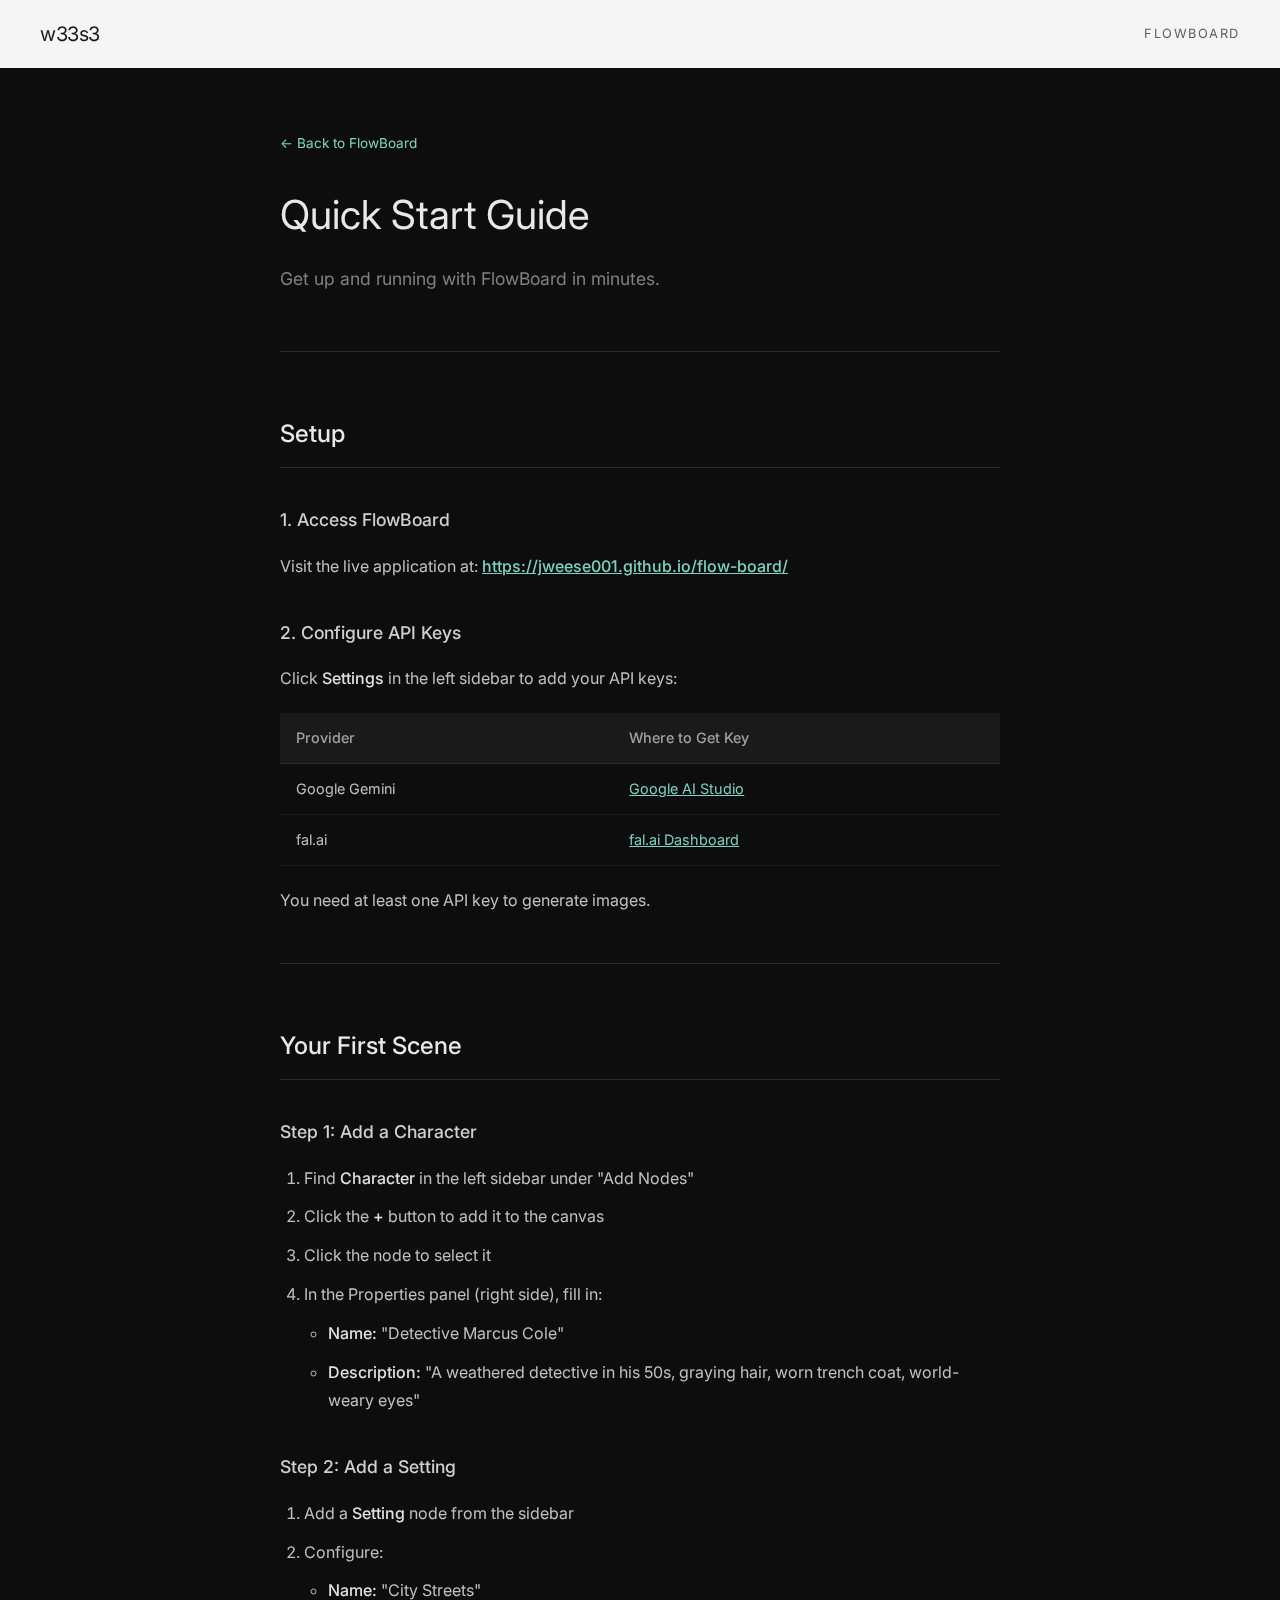
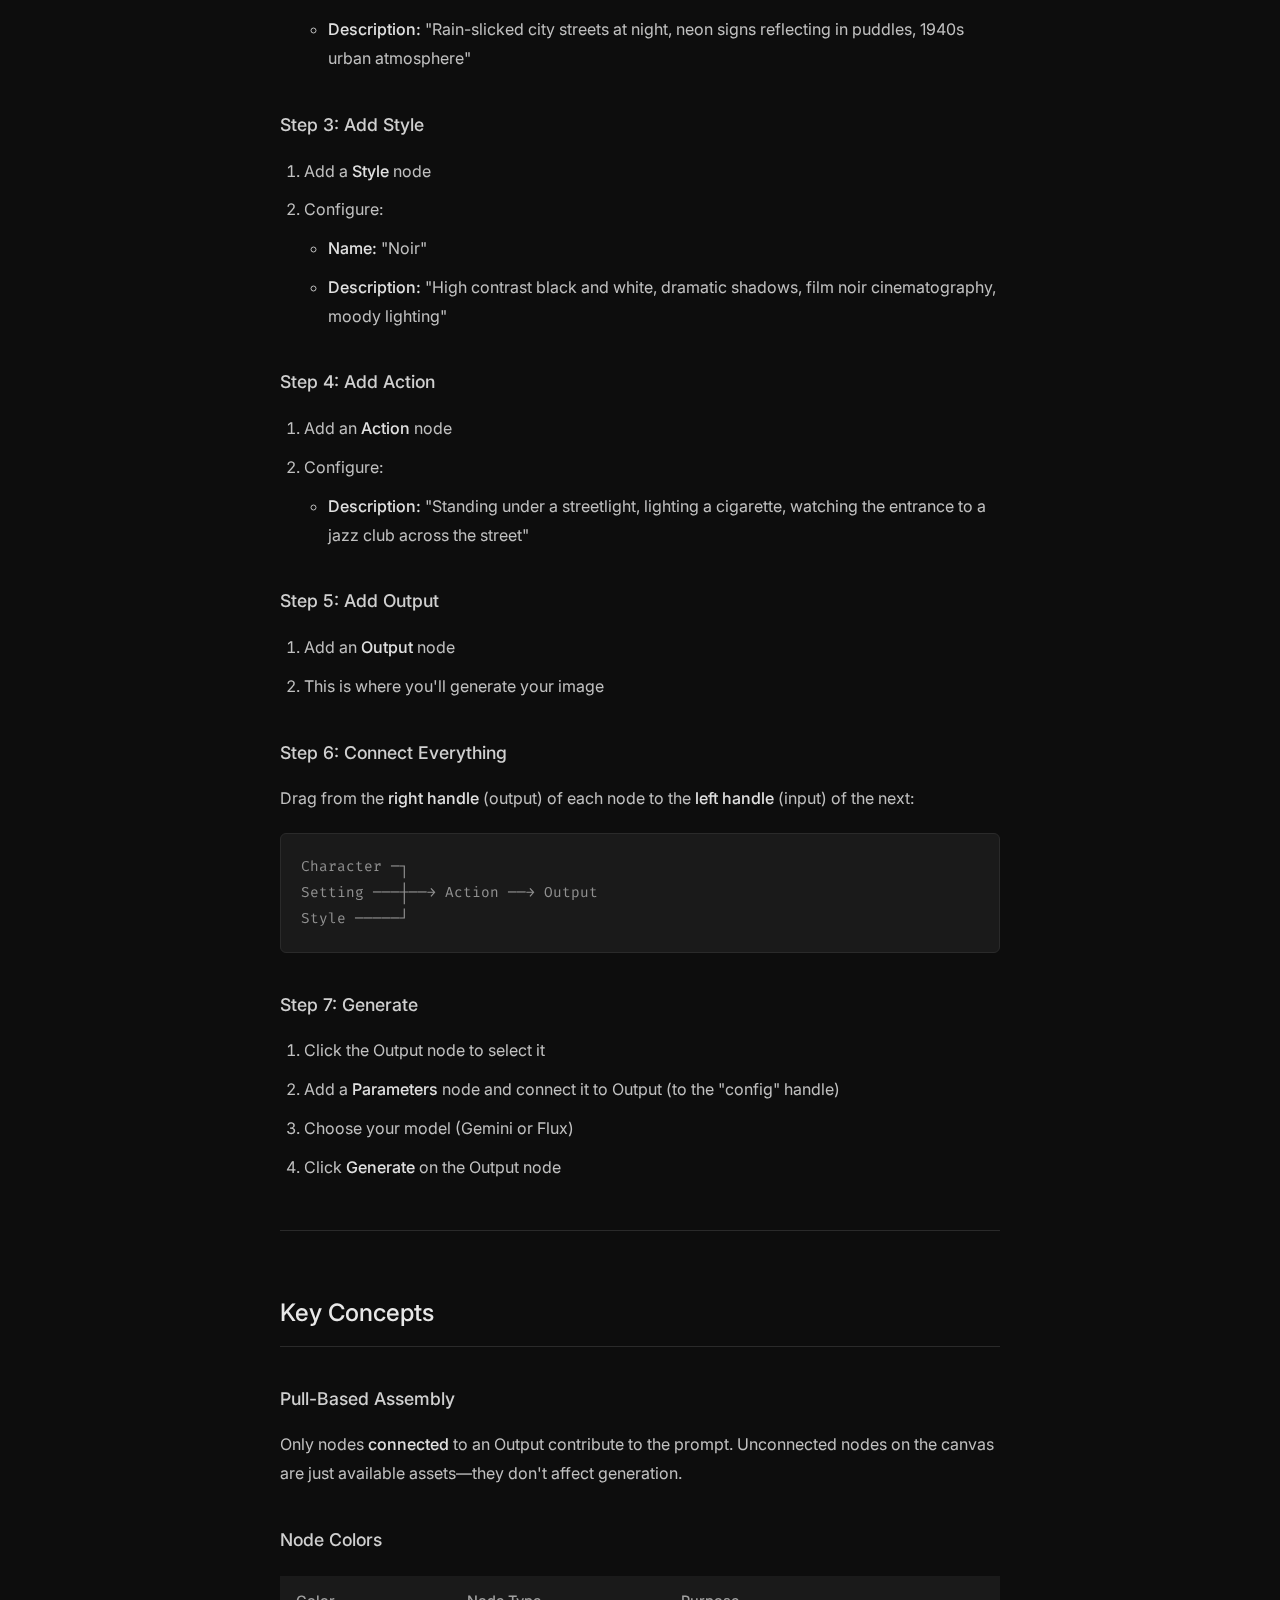
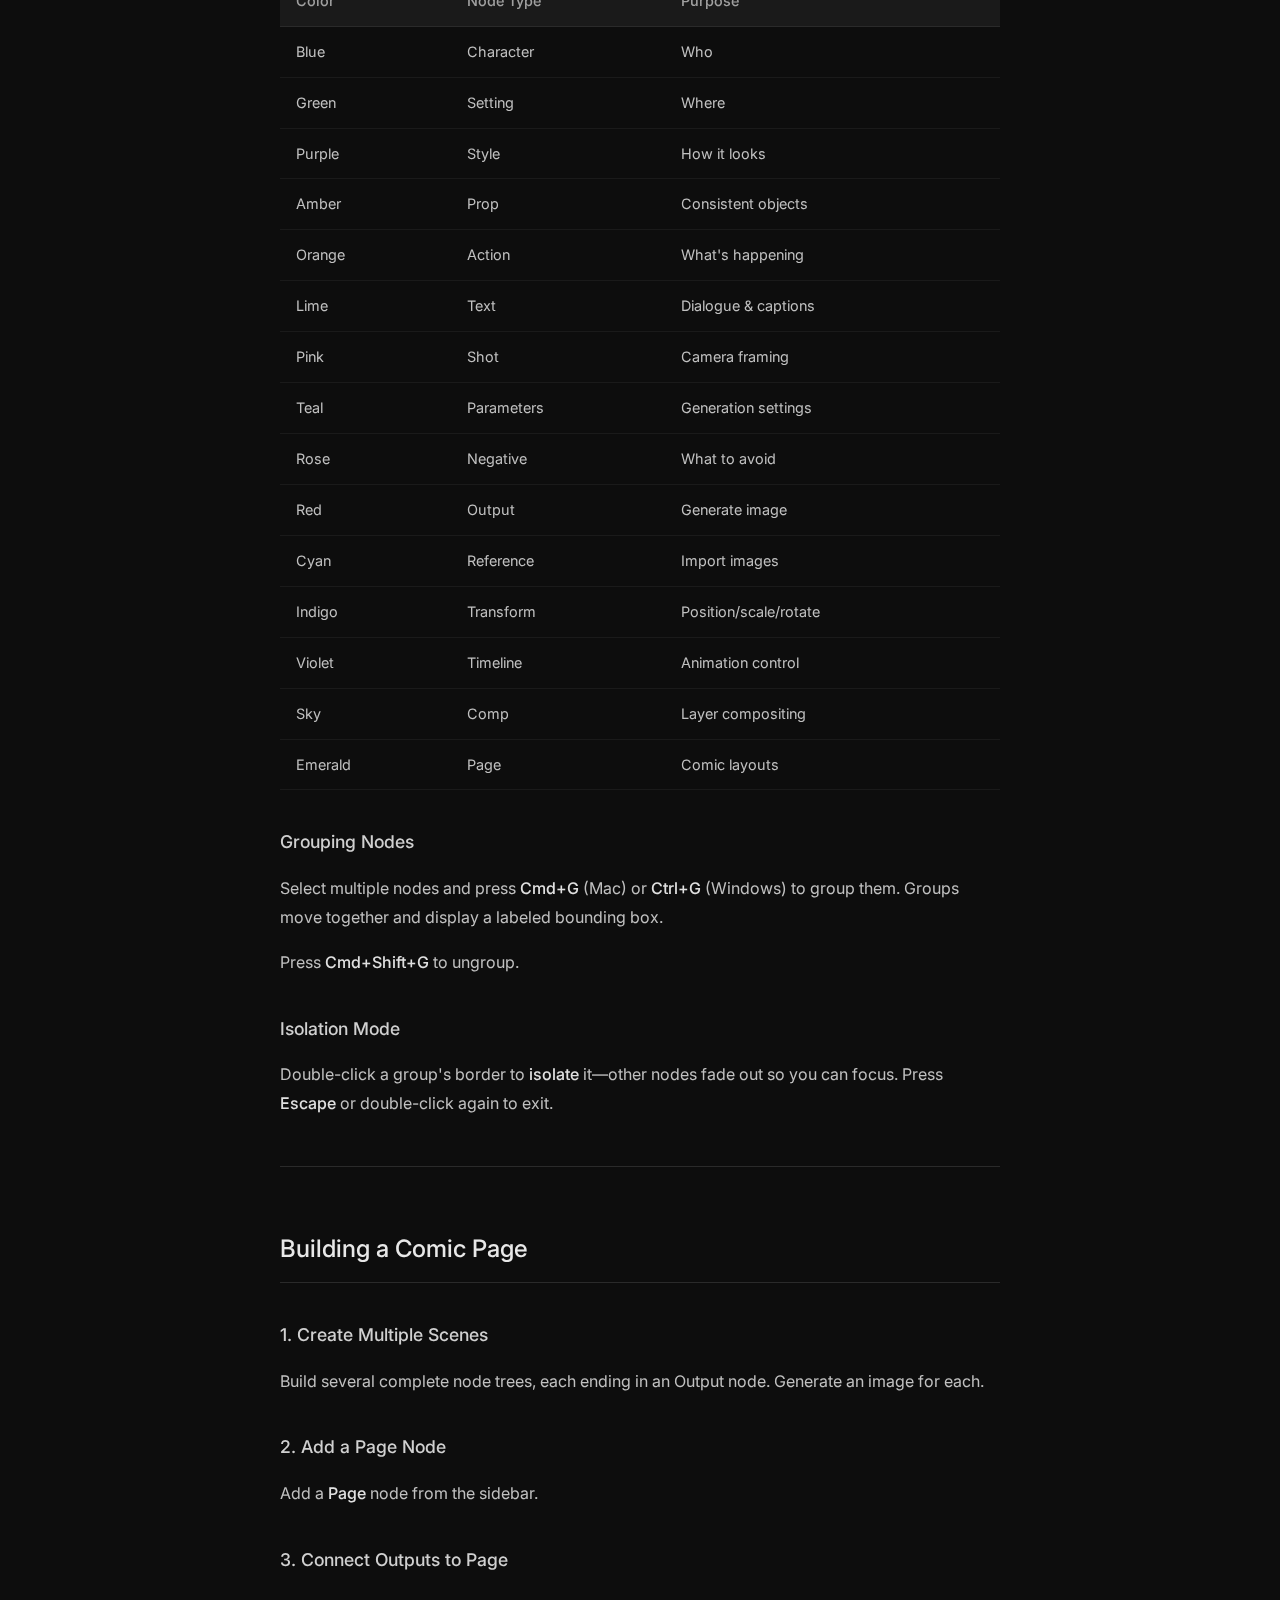
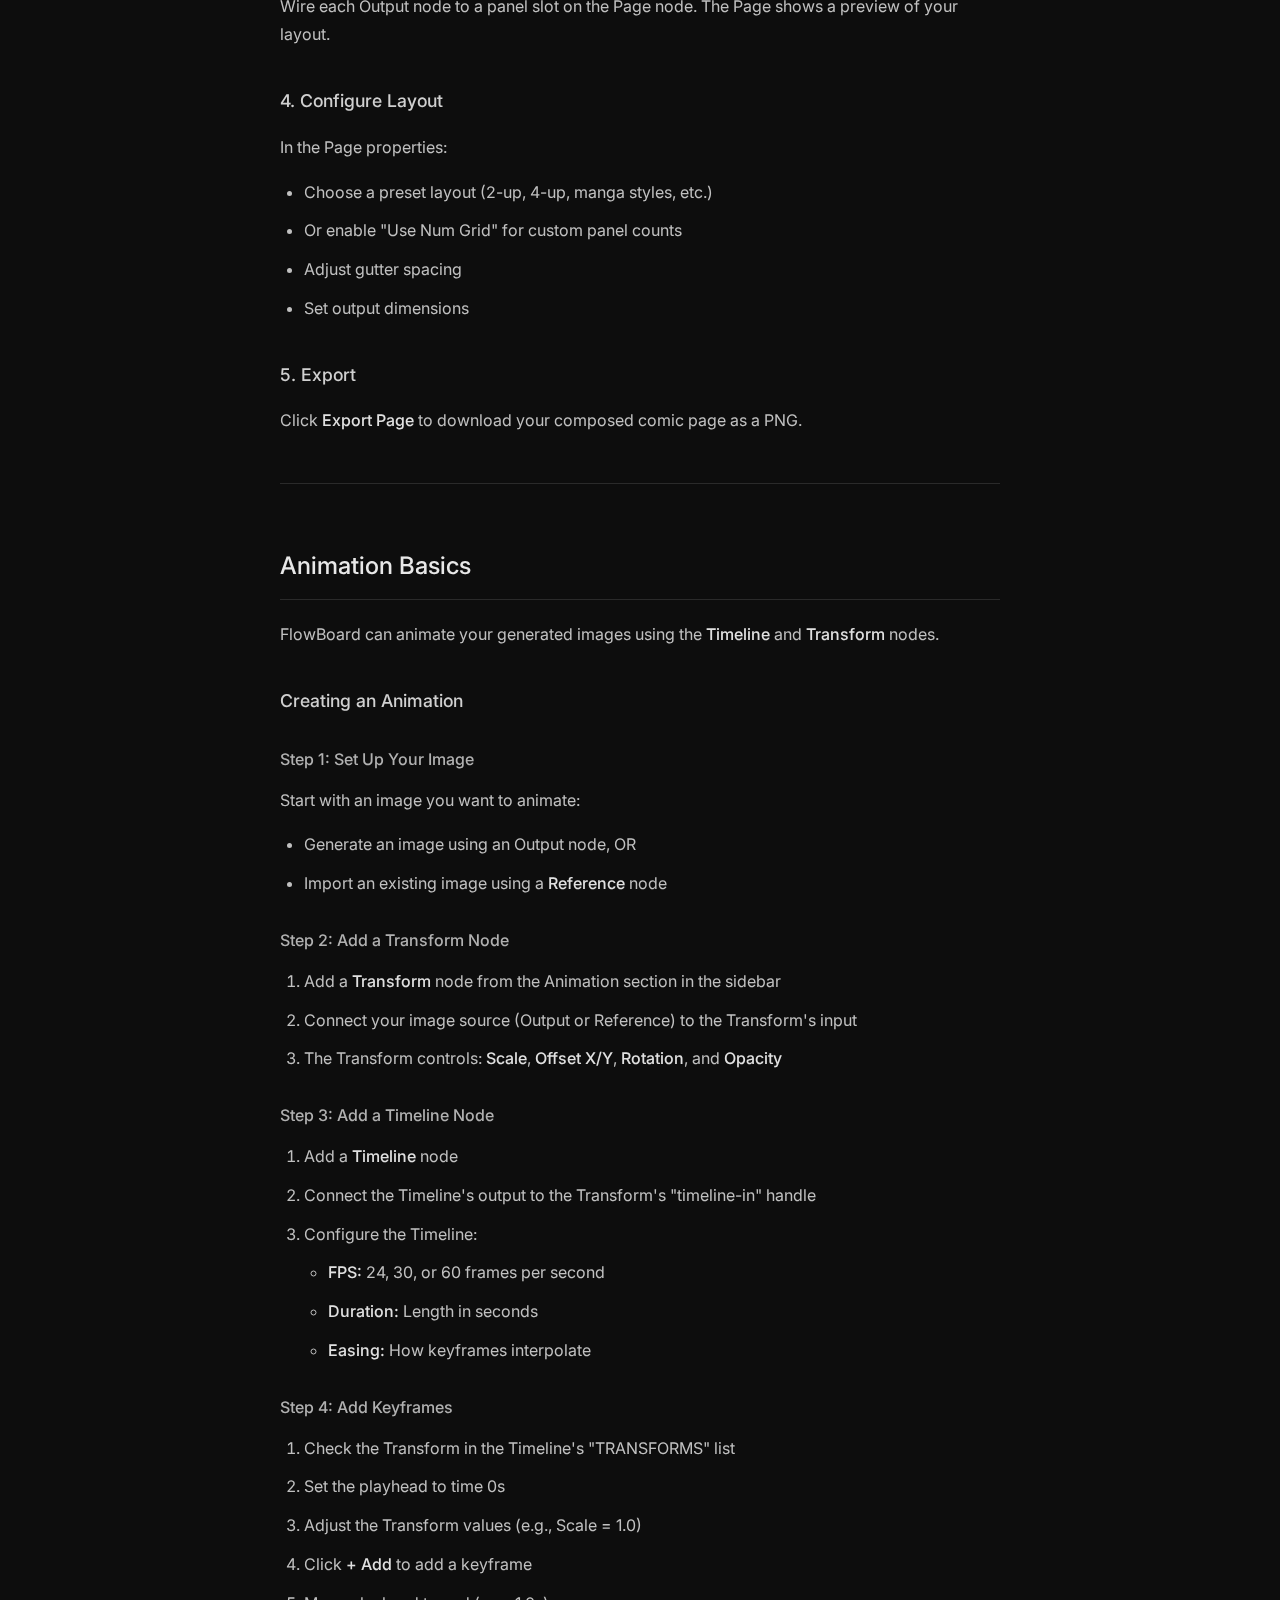
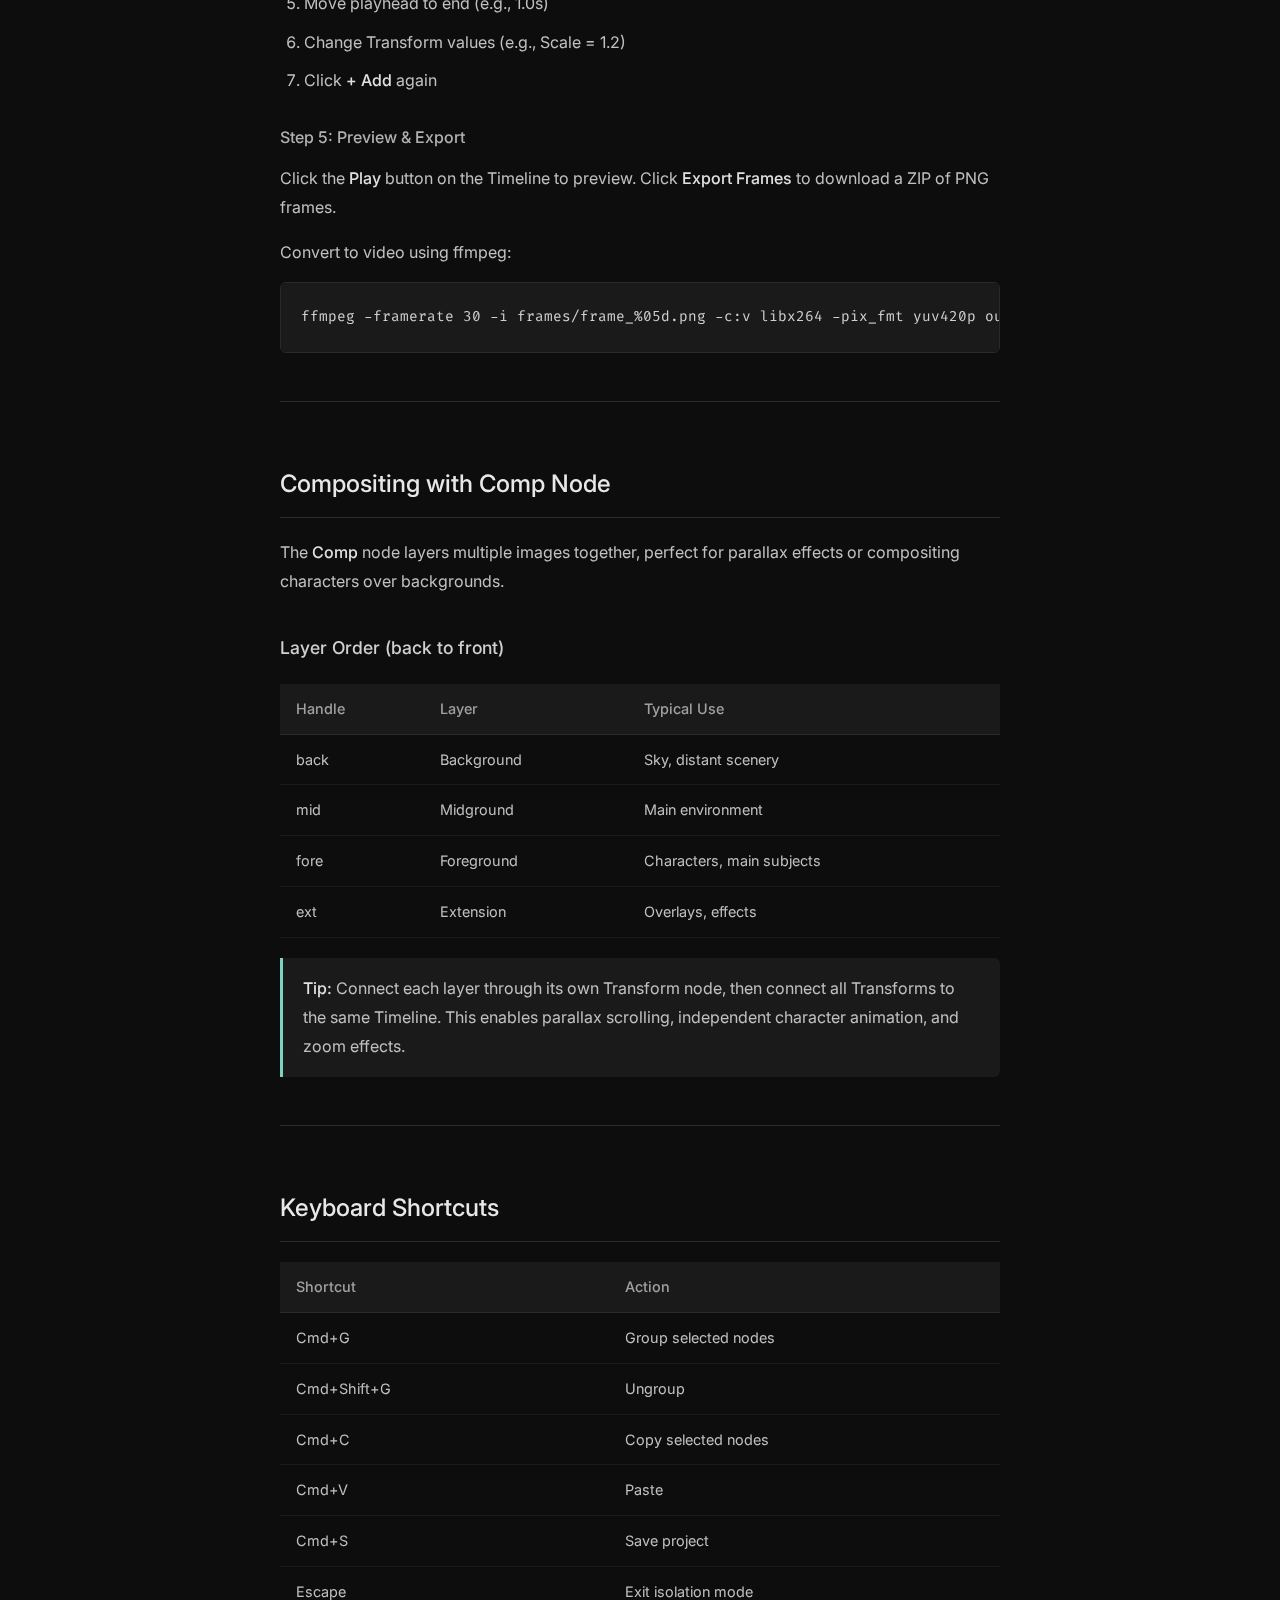
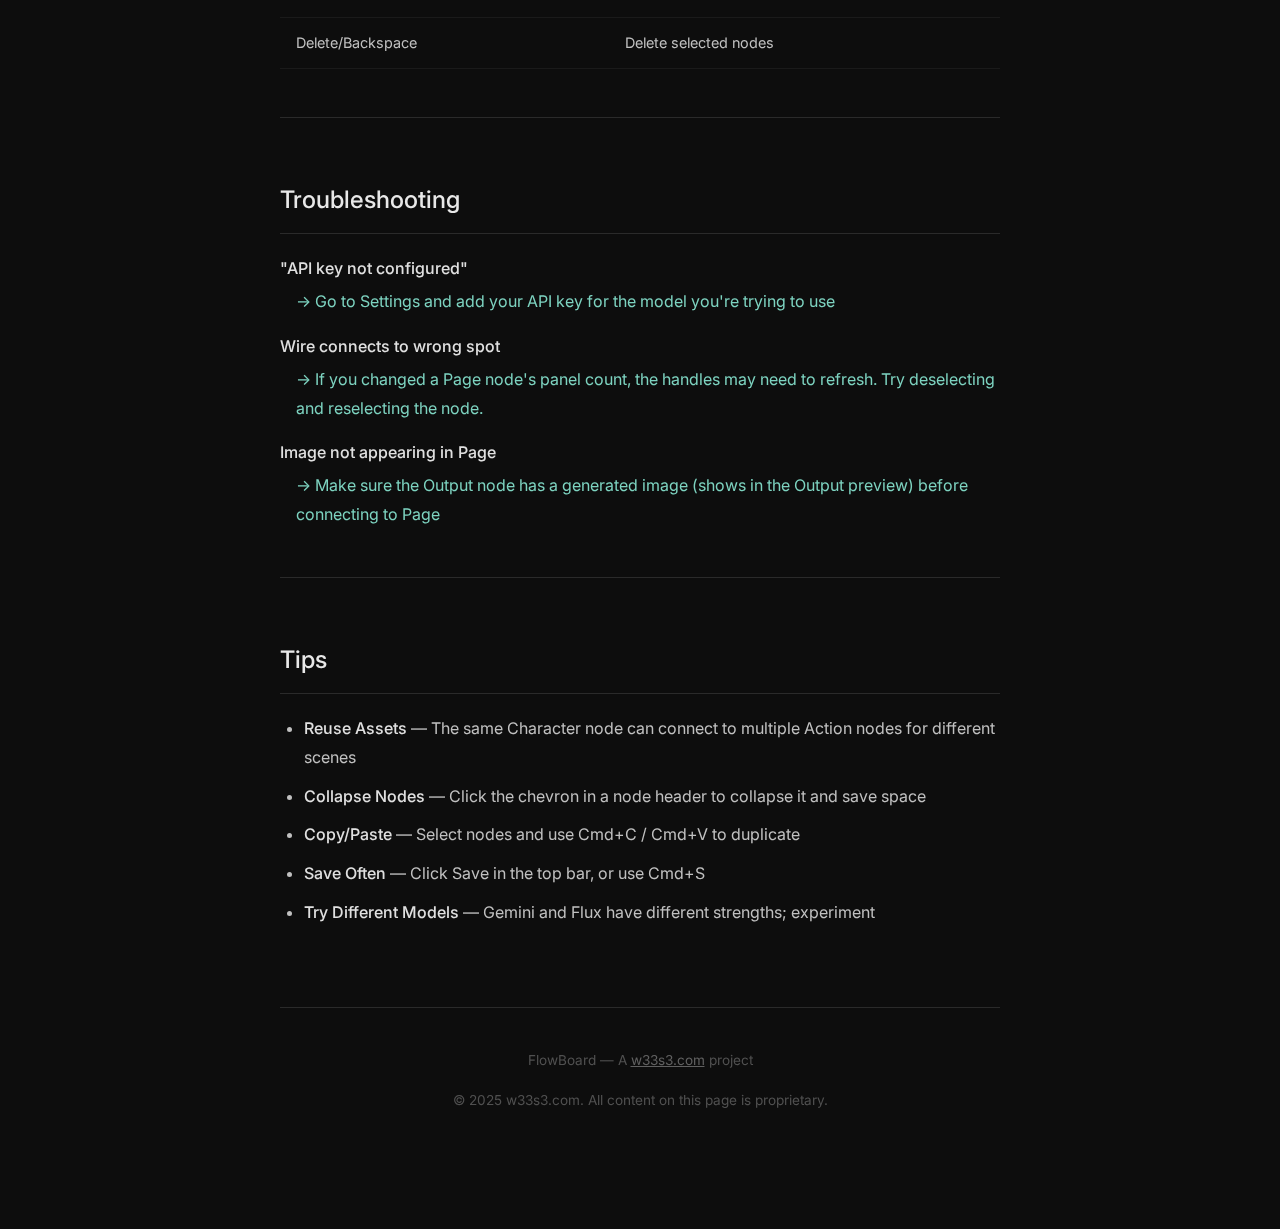
<file: quickstart.html>
<!DOCTYPE html>
<html lang="en">
<head>
    <meta charset="UTF-8">
    <meta name="viewport" content="width=device-width, initial-scale=1.0">
    <title>FlowBoard Quick Start Guide</title>
    <link rel="icon" type="image/png" href="favicon.png">
    <link href="https://fonts.googleapis.com/css2?family=Inter:wght@300;400;500;600&family=Fira+Code:wght@400;500&display=swap" rel="stylesheet">
    <style>
        * {
            margin: 0;
            padding: 0;
            box-sizing: border-box;
        }

        body {
            font-family: 'Inter', -apple-system, BlinkMacSystemFont, sans-serif;
            background: #0d0d0d;
            color: #c0c0c0;
            line-height: 1.8;
            font-size: 1rem;
        }

        /* Top Banner */
        .top-banner {
            background: #f5f5f5;
            padding: 16px 40px;
            display: flex;
            justify-content: space-between;
            align-items: center;
        }

        .top-banner .logo {
            font-size: 1.25rem;
            font-weight: 400;
            color: #1a1a1a;
            text-decoration: none;
            letter-spacing: -0.02em;
        }

        .top-banner .project-title {
            font-size: 0.8rem;
            letter-spacing: 0.12em;
            text-transform: uppercase;
            color: #606060;
        }

        .container {
            max-width: 800px;
            margin: 0 auto;
            padding: 60px 40px 100px 40px;
        }

        /* Header */
        header {
            margin-bottom: 60px;
            padding-bottom: 40px;
            border-bottom: 1px solid #2a2a2a;
        }

        .back-link {
            display: inline-block;
            color: #7dd3c0;
            text-decoration: none;
            font-size: 0.85rem;
            margin-bottom: 24px;
        }

        .back-link:hover {
            text-decoration: underline;
        }

        h1 {
            font-size: 2.5rem;
            font-weight: 400;
            color: #e8e8e8;
            margin-bottom: 12px;
        }

        .subtitle {
            font-size: 1.1rem;
            color: #808080;
        }

        /* Content */
        h2 {
            font-size: 1.5rem;
            font-weight: 500;
            color: #e8e8e8;
            margin-top: 60px;
            margin-bottom: 20px;
            padding-bottom: 12px;
            border-bottom: 1px solid #2a2a2a;
        }

        h3 {
            font-size: 1.1rem;
            font-weight: 500;
            color: #d0d0d0;
            margin-top: 36px;
            margin-bottom: 16px;
        }

        h4 {
            font-size: 1rem;
            font-weight: 500;
            color: #b0b0b0;
            margin-top: 28px;
            margin-bottom: 12px;
        }

        p {
            margin-bottom: 16px;
        }

        a {
            color: #7dd3c0;
        }

        strong {
            color: #e0e0e0;
            font-weight: 500;
        }

        /* Lists */
        ol, ul {
            margin-bottom: 20px;
            padding-left: 24px;
        }

        li {
            margin-bottom: 10px;
        }

        li ul, li ol {
            margin-top: 10px;
            margin-bottom: 10px;
        }

        /* Code */
        code {
            font-family: 'Fira Code', monospace;
            font-size: 0.85em;
            background: #1a1a1a;
            padding: 2px 6px;
            border-radius: 4px;
            color: #d0d0d0;
        }

        pre {
            background: #1a1a1a;
            border: 1px solid #2a2a2a;
            border-radius: 6px;
            padding: 20px;
            overflow-x: auto;
            margin-bottom: 20px;
        }

        pre code {
            background: none;
            padding: 0;
            font-size: 0.9rem;
            line-height: 1.6;
        }

        /* Tables */
        table {
            width: 100%;
            border-collapse: collapse;
            margin: 20px 0;
            font-size: 0.9rem;
        }

        th {
            text-align: left;
            padding: 12px 16px;
            background: #1a1a1a;
            color: #a0a0a0;
            font-weight: 500;
            border-bottom: 1px solid #2a2a2a;
        }

        td {
            padding: 12px 16px;
            border-bottom: 1px solid #1a1a1a;
            vertical-align: top;
        }

        /* Diagram */
        .diagram {
            background: #1a1a1a;
            border: 1px solid #2a2a2a;
            border-radius: 6px;
            padding: 20px;
            margin: 20px 0;
            font-family: 'Fira Code', monospace;
            font-size: 0.9rem;
            color: #909090;
            white-space: pre;
            overflow-x: auto;
        }

        /* Tip boxes */
        .tip {
            background: #1a1a1a;
            border-left: 3px solid #7dd3c0;
            padding: 16px 20px;
            margin: 20px 0;
            border-radius: 0 6px 6px 0;
        }

        .tip p:last-child {
            margin-bottom: 0;
        }

        /* Troubleshooting */
        .troubleshoot {
            margin: 16px 0;
        }

        .troubleshoot strong {
            color: #e0e0e0;
        }

        .troubleshoot p {
            margin-bottom: 4px;
        }

        .troubleshoot .solution {
            color: #7dd3c0;
            margin-left: 16px;
        }

        /* Horizontal rule */
        hr {
            border: none;
            border-top: 1px solid #2a2a2a;
            margin: 48px 0;
        }

        /* Footer */
        footer {
            margin-top: 80px;
            padding-top: 40px;
            border-top: 1px solid #2a2a2a;
            text-align: center;
            color: #505050;
            font-size: 0.85rem;
        }

        footer a {
            color: #606060;
        }

        /* Responsive */
        @media (max-width: 600px) {
            .container {
                padding: 40px 20px 80px 20px;
            }

            h1 {
                font-size: 2rem;
            }

            pre {
                padding: 16px;
            }
        }
    </style>
</head>
<body>
    <!-- Top Banner -->
    <div class="top-banner">
        <a href="https://w33s3.com" class="logo">w33s3</a>
        <span class="project-title">FlowBoard</span>
    </div>

    <div class="container">
        <header>
            <a href="index.html" class="back-link">← Back to FlowBoard</a>
            <h1>Quick Start Guide</h1>
            <p class="subtitle">Get up and running with FlowBoard in minutes.</p>
        </header>

        <h2>Setup</h2>

        <h3>1. Access FlowBoard</h3>
        <p>Visit the live application at: <strong><a href="https://jweese001.github.io/flow-board/">https://jweese001.github.io/flow-board/</a></strong></p>

        <h3>2. Configure API Keys</h3>
        <p>Click <strong>Settings</strong> in the left sidebar to add your API keys:</p>
        <table>
            <tr><th>Provider</th><th>Where to Get Key</th></tr>
            <tr><td>Google Gemini</td><td><a href="https://aistudio.google.com/apikey">Google AI Studio</a></td></tr>
            <tr><td>fal.ai</td><td><a href="https://fal.ai/dashboard/keys">fal.ai Dashboard</a></td></tr>
        </table>
        <p>You need at least one API key to generate images.</p>

        <hr>

        <h2>Your First Scene</h2>

        <h3>Step 1: Add a Character</h3>
        <ol>
            <li>Find <strong>Character</strong> in the left sidebar under "Add Nodes"</li>
            <li>Click the <strong>+</strong> button to add it to the canvas</li>
            <li>Click the node to select it</li>
            <li>In the Properties panel (right side), fill in:
                <ul>
                    <li><strong>Name:</strong> "Detective Marcus Cole"</li>
                    <li><strong>Description:</strong> "A weathered detective in his 50s, graying hair, worn trench coat, world-weary eyes"</li>
                </ul>
            </li>
        </ol>

        <h3>Step 2: Add a Setting</h3>
        <ol>
            <li>Add a <strong>Setting</strong> node from the sidebar</li>
            <li>Configure:
                <ul>
                    <li><strong>Name:</strong> "City Streets"</li>
                    <li><strong>Description:</strong> "Rain-slicked city streets at night, neon signs reflecting in puddles, 1940s urban atmosphere"</li>
                </ul>
            </li>
        </ol>

        <h3>Step 3: Add Style</h3>
        <ol>
            <li>Add a <strong>Style</strong> node</li>
            <li>Configure:
                <ul>
                    <li><strong>Name:</strong> "Noir"</li>
                    <li><strong>Description:</strong> "High contrast black and white, dramatic shadows, film noir cinematography, moody lighting"</li>
                </ul>
            </li>
        </ol>

        <h3>Step 4: Add Action</h3>
        <ol>
            <li>Add an <strong>Action</strong> node</li>
            <li>Configure:
                <ul>
                    <li><strong>Description:</strong> "Standing under a streetlight, lighting a cigarette, watching the entrance to a jazz club across the street"</li>
                </ul>
            </li>
        </ol>

        <h3>Step 5: Add Output</h3>
        <ol>
            <li>Add an <strong>Output</strong> node</li>
            <li>This is where you'll generate your image</li>
        </ol>

        <h3>Step 6: Connect Everything</h3>
        <p>Drag from the <strong>right handle</strong> (output) of each node to the <strong>left handle</strong> (input) of the next:</p>
        <div class="diagram">Character ─┐
Setting ───┼──→ Action ──→ Output
Style ─────┘</div>

        <h3>Step 7: Generate</h3>
        <ol>
            <li>Click the Output node to select it</li>
            <li>Add a <strong>Parameters</strong> node and connect it to Output (to the "config" handle)</li>
            <li>Choose your model (Gemini or Flux)</li>
            <li>Click <strong>Generate</strong> on the Output node</li>
        </ol>

        <hr>

        <h2>Key Concepts</h2>

        <h3>Pull-Based Assembly</h3>
        <p>Only nodes <strong>connected</strong> to an Output contribute to the prompt. Unconnected nodes on the canvas are just available assets—they don't affect generation.</p>

        <h3>Node Colors</h3>
        <table>
            <tr><th>Color</th><th>Node Type</th><th>Purpose</th></tr>
            <tr><td>Blue</td><td>Character</td><td>Who</td></tr>
            <tr><td>Green</td><td>Setting</td><td>Where</td></tr>
            <tr><td>Purple</td><td>Style</td><td>How it looks</td></tr>
            <tr><td>Amber</td><td>Prop</td><td>Consistent objects</td></tr>
            <tr><td>Orange</td><td>Action</td><td>What's happening</td></tr>
            <tr><td>Lime</td><td>Text</td><td>Dialogue & captions</td></tr>
            <tr><td>Pink</td><td>Shot</td><td>Camera framing</td></tr>
            <tr><td>Teal</td><td>Parameters</td><td>Generation settings</td></tr>
            <tr><td>Rose</td><td>Negative</td><td>What to avoid</td></tr>
            <tr><td>Red</td><td>Output</td><td>Generate image</td></tr>
            <tr><td>Cyan</td><td>Reference</td><td>Import images</td></tr>
            <tr><td>Indigo</td><td>Transform</td><td>Position/scale/rotate</td></tr>
            <tr><td>Violet</td><td>Timeline</td><td>Animation control</td></tr>
            <tr><td>Sky</td><td>Comp</td><td>Layer compositing</td></tr>
            <tr><td>Emerald</td><td>Page</td><td>Comic layouts</td></tr>
        </table>

        <h3>Grouping Nodes</h3>
        <p>Select multiple nodes and press <strong>Cmd+G</strong> (Mac) or <strong>Ctrl+G</strong> (Windows) to group them. Groups move together and display a labeled bounding box.</p>
        <p>Press <strong>Cmd+Shift+G</strong> to ungroup.</p>

        <h3>Isolation Mode</h3>
        <p>Double-click a group's border to <strong>isolate</strong> it—other nodes fade out so you can focus. Press <strong>Escape</strong> or double-click again to exit.</p>

        <hr>

        <h2>Building a Comic Page</h2>

        <h3>1. Create Multiple Scenes</h3>
        <p>Build several complete node trees, each ending in an Output node. Generate an image for each.</p>

        <h3>2. Add a Page Node</h3>
        <p>Add a <strong>Page</strong> node from the sidebar.</p>

        <h3>3. Connect Outputs to Page</h3>
        <p>Wire each Output node to a panel slot on the Page node. The Page shows a preview of your layout.</p>

        <h3>4. Configure Layout</h3>
        <p>In the Page properties:</p>
        <ul>
            <li>Choose a preset layout (2-up, 4-up, manga styles, etc.)</li>
            <li>Or enable "Use Num Grid" for custom panel counts</li>
            <li>Adjust gutter spacing</li>
            <li>Set output dimensions</li>
        </ul>

        <h3>5. Export</h3>
        <p>Click <strong>Export Page</strong> to download your composed comic page as a PNG.</p>

        <hr>

        <h2>Animation Basics</h2>
        <p>FlowBoard can animate your generated images using the <strong>Timeline</strong> and <strong>Transform</strong> nodes.</p>

        <h3>Creating an Animation</h3>

        <h4>Step 1: Set Up Your Image</h4>
        <p>Start with an image you want to animate:</p>
        <ul>
            <li>Generate an image using an Output node, OR</li>
            <li>Import an existing image using a <strong>Reference</strong> node</li>
        </ul>

        <h4>Step 2: Add a Transform Node</h4>
        <ol>
            <li>Add a <strong>Transform</strong> node from the Animation section in the sidebar</li>
            <li>Connect your image source (Output or Reference) to the Transform's input</li>
            <li>The Transform controls: <strong>Scale</strong>, <strong>Offset X/Y</strong>, <strong>Rotation</strong>, and <strong>Opacity</strong></li>
        </ol>

        <h4>Step 3: Add a Timeline Node</h4>
        <ol>
            <li>Add a <strong>Timeline</strong> node</li>
            <li>Connect the Timeline's output to the Transform's "timeline-in" handle</li>
            <li>Configure the Timeline:
                <ul>
                    <li><strong>FPS:</strong> 24, 30, or 60 frames per second</li>
                    <li><strong>Duration:</strong> Length in seconds</li>
                    <li><strong>Easing:</strong> How keyframes interpolate</li>
                </ul>
            </li>
        </ol>

        <h4>Step 4: Add Keyframes</h4>
        <ol>
            <li>Check the Transform in the Timeline's "TRANSFORMS" list</li>
            <li>Set the playhead to time 0s</li>
            <li>Adjust the Transform values (e.g., Scale = 1.0)</li>
            <li>Click <strong>+ Add</strong> to add a keyframe</li>
            <li>Move playhead to end (e.g., 1.0s)</li>
            <li>Change Transform values (e.g., Scale = 1.2)</li>
            <li>Click <strong>+ Add</strong> again</li>
        </ol>

        <h4>Step 5: Preview & Export</h4>
        <p>Click the <strong>Play</strong> button on the Timeline to preview. Click <strong>Export Frames</strong> to download a ZIP of PNG frames.</p>

        <p>Convert to video using ffmpeg:</p>
        <pre><code>ffmpeg -framerate 30 -i frames/frame_%05d.png -c:v libx264 -pix_fmt yuv420p output.mp4</code></pre>

        <hr>

        <h2>Compositing with Comp Node</h2>
        <p>The <strong>Comp</strong> node layers multiple images together, perfect for parallax effects or compositing characters over backgrounds.</p>

        <h3>Layer Order (back to front)</h3>
        <table>
            <tr><th>Handle</th><th>Layer</th><th>Typical Use</th></tr>
            <tr><td>back</td><td>Background</td><td>Sky, distant scenery</td></tr>
            <tr><td>mid</td><td>Midground</td><td>Main environment</td></tr>
            <tr><td>fore</td><td>Foreground</td><td>Characters, main subjects</td></tr>
            <tr><td>ext</td><td>Extension</td><td>Overlays, effects</td></tr>
        </table>

        <div class="tip">
            <p><strong>Tip:</strong> Connect each layer through its own Transform node, then connect all Transforms to the same Timeline. This enables parallax scrolling, independent character animation, and zoom effects.</p>
        </div>

        <hr>

        <h2>Keyboard Shortcuts</h2>
        <table>
            <tr><th>Shortcut</th><th>Action</th></tr>
            <tr><td>Cmd+G</td><td>Group selected nodes</td></tr>
            <tr><td>Cmd+Shift+G</td><td>Ungroup</td></tr>
            <tr><td>Cmd+C</td><td>Copy selected nodes</td></tr>
            <tr><td>Cmd+V</td><td>Paste</td></tr>
            <tr><td>Cmd+S</td><td>Save project</td></tr>
            <tr><td>Escape</td><td>Exit isolation mode</td></tr>
            <tr><td>Delete/Backspace</td><td>Delete selected nodes</td></tr>
        </table>

        <hr>

        <h2>Troubleshooting</h2>

        <div class="troubleshoot">
            <p><strong>"API key not configured"</strong></p>
            <p class="solution">→ Go to Settings and add your API key for the model you're trying to use</p>
        </div>

        <div class="troubleshoot">
            <p><strong>Wire connects to wrong spot</strong></p>
            <p class="solution">→ If you changed a Page node's panel count, the handles may need to refresh. Try deselecting and reselecting the node.</p>
        </div>

        <div class="troubleshoot">
            <p><strong>Image not appearing in Page</strong></p>
            <p class="solution">→ Make sure the Output node has a generated image (shows in the Output preview) before connecting to Page</p>
        </div>

        <hr>

        <h2>Tips</h2>
        <ul>
            <li><strong>Reuse Assets</strong> — The same Character node can connect to multiple Action nodes for different scenes</li>
            <li><strong>Collapse Nodes</strong> — Click the chevron in a node header to collapse it and save space</li>
            <li><strong>Copy/Paste</strong> — Select nodes and use Cmd+C / Cmd+V to duplicate</li>
            <li><strong>Save Often</strong> — Click Save in the top bar, or use Cmd+S</li>
            <li><strong>Try Different Models</strong> — Gemini and Flux have different strengths; experiment</li>
        </ul>

        <footer>
            <p>FlowBoard — A <a href="https://w33s3.com">w33s3.com</a> project</p>
            <p style="margin-top: 12px;">© 2025 w33s3.com. All content on this page is proprietary.</p>
        </footer>
    </div>
</body>
</html>
</file>
